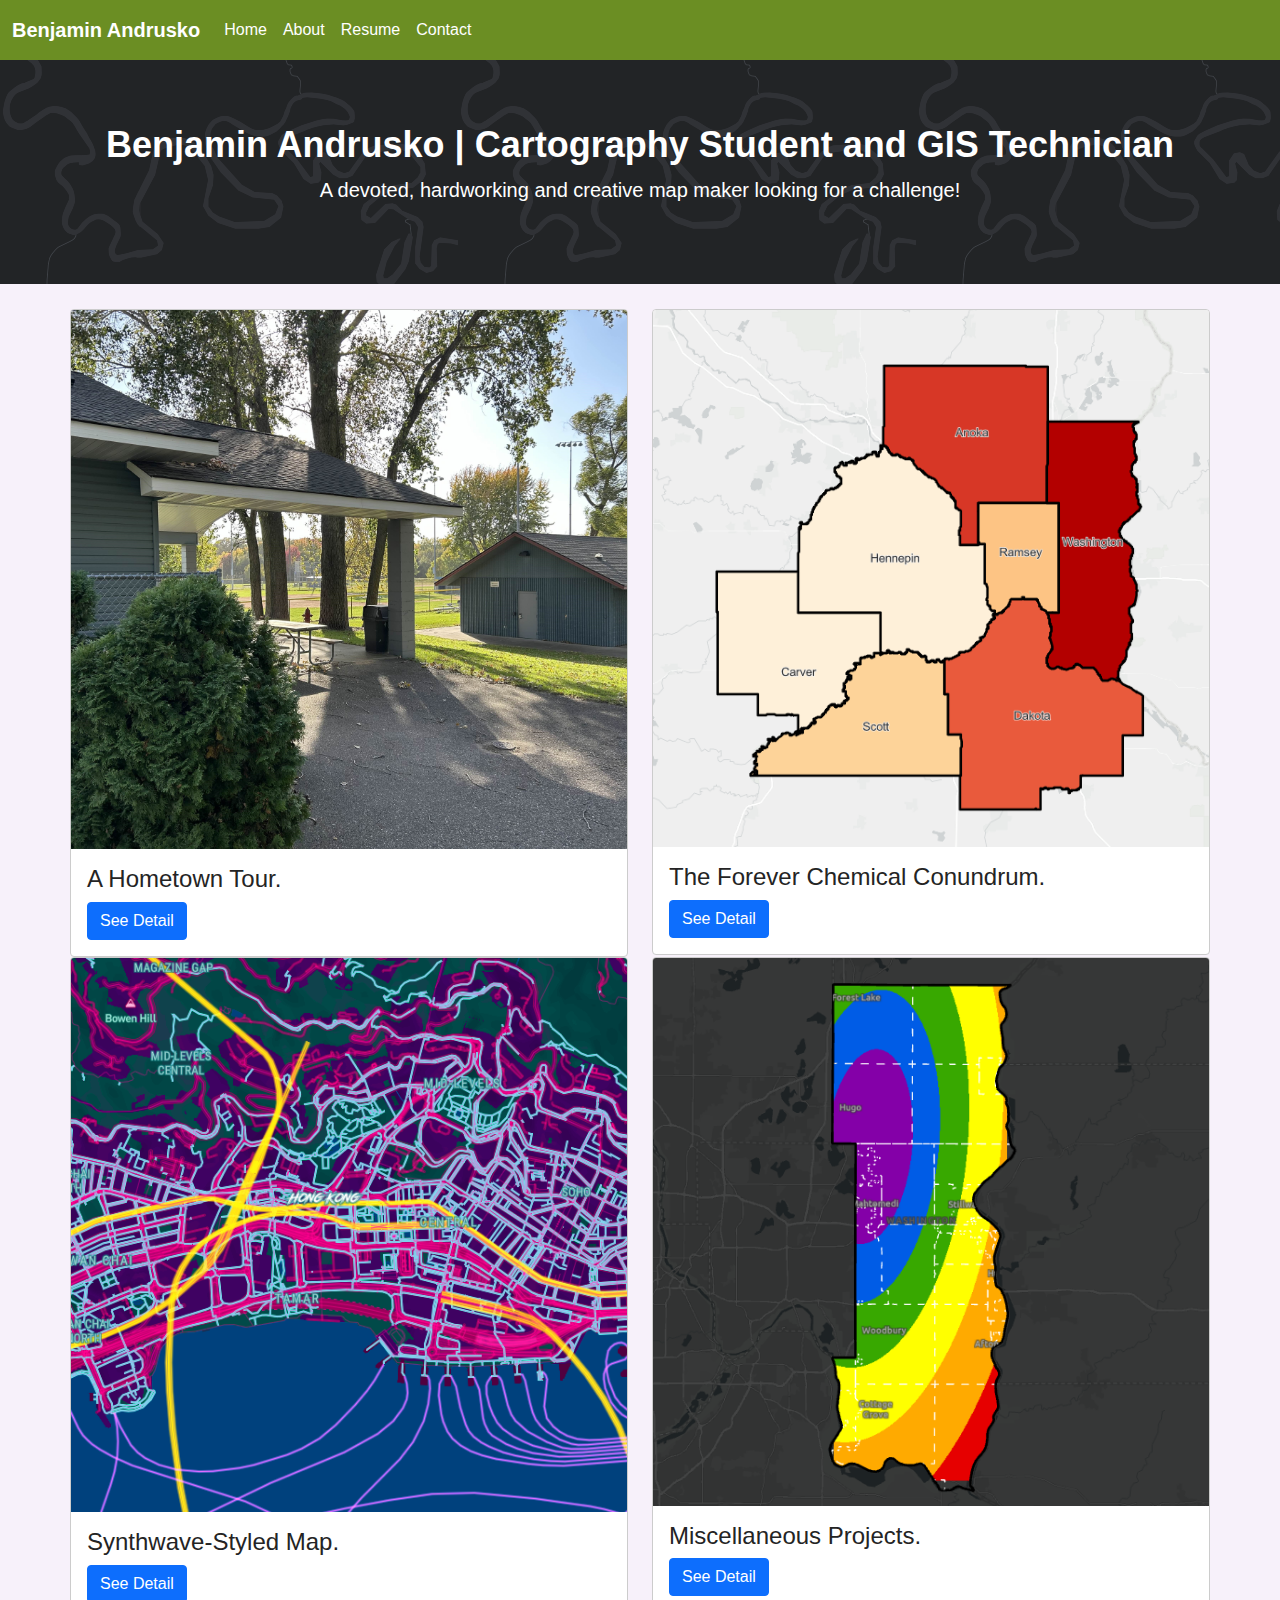
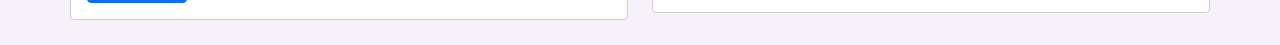
<file: index.html>
<!DOCTYPE html>
<html lang="en">

<head>
    <meta charset="utf-8">
    <meta name="viewport" content="width=device-width, initial-scale=1">
    <meta name="keywords" content="maps, cartography"/>
	<title>Benjamin Andrusko</title>

    <!--put your Bootstrap stylesheet links below this comment and above style.css-->
    <link rel="stylesheet" href="css/bootstrap.min.css">
    <link rel="stylesheet" href="css/style.css">
</head>

<body>
    <!-- Create the navbar -->
    <nav class="navbar navbar-expand-lg navbar-default">
        <!-- Container inside the navbar header to span the page -->
        <div class="container-fluid">
            <!-- Creates the navbar header -->
            <a class="navbar-brand" href="index.html">Benjamin Andrusko</a>
            <!-- This complex script is just for a hamburger button, which will appear on smaller screens -->
            <button class="navbar-toggler" type="button" data-bs-toggle="collapse" data-bs-target="#navbarNav" aria-controls="navbarNav" aria-expanded="false" aria-label="Toggle navigation">
                <svg width="1em" height="1em" viewBox="0 0 16 16" class="bi bi-list" xmlns="http://www.w3.org/2000/svg">
                    <path fill-rule="evenodd" d="M2.5 11.5A.5.5 0 0 1 3 11h10a.5.5 0 0 1 0 1H3a.5.5 0 0 1-.5-.5zm0-4A.5.5 0 0 1 3 7h10a.5.5 0 0 1 0 1H3a.5.5 0 0 1-.5-.5zm0-4A.5.5 0 0 1 3 3h10a.5.5 0 0 1 0 1H3a.5.5 0 0 1-.5-.5z" /></svg>
                <span class="menu"> Menu</span>
            </button>
            <!-- Links to include in navbar -->
            <div class="collapse navbar-collapse" id="navbarNav">
                <!-- Unordered list for links on navbar -->
                <ul class="navbar-nav">
                    <li class="nav-item">
                        <a class="nav-link active" aria-current="page" href="index.html">Home</a>
                    </li>
                    <li class="nav-item">
                        <a class="nav-link" href="about.html">About</a>
                    </li>
                    <li class="nav-item">
                        <a class="nav-link" href="resume.html">Resume</a>
                    </li>
                    <li class="nav-item">
                        <a class="nav-link" href="contact.html">Contact</a>
                    </li>
                </ul>
            </div> <!-- end .navbar-collapse -->
        </div> <!-- end .container-fluid -->
    </nav> <!-- end navigation bar -->  
	
	<div class="jumbotron">
		<div class="container">
            <h2>Benjamin Andrusko | Cartography Student and GIS Technician</h2>
            <p>A devoted, hardworking and creative map maker looking for a challenge!</p>
        </div>
    </div>
	
    <div class="container">
        <div class="row">
            <div class="col-md-6">
                <div class="card">
                    <a href="colombia.html">
                        <img class="card-img-top" src="assets/bbctrim.jpg" alt="colombia terrain map">
					</a>
                    <div class="card-body">
                        <h4 class="card-title">A Hometown Tour.</h4>
                        <a href="colombia.html" class="btn btn-primary">See Detail</a>
                    </div>
                </div>
            </div>
            <div class="col-md-6">
                <div class="card">
                    <a href="childcare.html">
                        <img class="card-img-top" src="assets/FCC.PNG" alt="cost of childcare in the united states infographic"></a>
                    <div class="card-body">
                        <h4 class="card-title">The Forever Chemical Conundrum.</h4>
                        <a href="childcare.html" class="btn btn-primary">See Detail</a>
                    </div>
                </div>
            </div>
            <div class="col-md-6">
                <div class="card">
                    <a href="india.html">
                        <img class="card-img-top" src="assets/ColorsEx1Trim.PNG" alt="India nighttime lights"></a>
                    <div class="card-body">
                        <h4 class="card-title">Synthwave-Styled Map.</h4>
                        <a href="india.html" class="btn btn-primary">See Detail</a>
                    </div>
                </div>
            </div>
            <div class="col-md-6">
                <div class="card">
                    <a href="india.html">
                        <img class="card-img-top" src="assets/gaymap.PNG" alt="India nighttime lights"></a>
                    <div class="card-body">
                        <h4 class="card-title">Miscellaneous Projects.</h4>
                        <a href="misc.html" class="btn btn-primary">See Detail</a>
                    </div>
                </div>
            </div>
        </div>
    </div>

    <!--put your external script links here-->
    <script type="text/javascript" src="lib/jquery-3.5.1.min.js"></script>
    <script type="text/javascript" src="lib/bootstrap.min.js"></script>
</body>

</html>
</file>
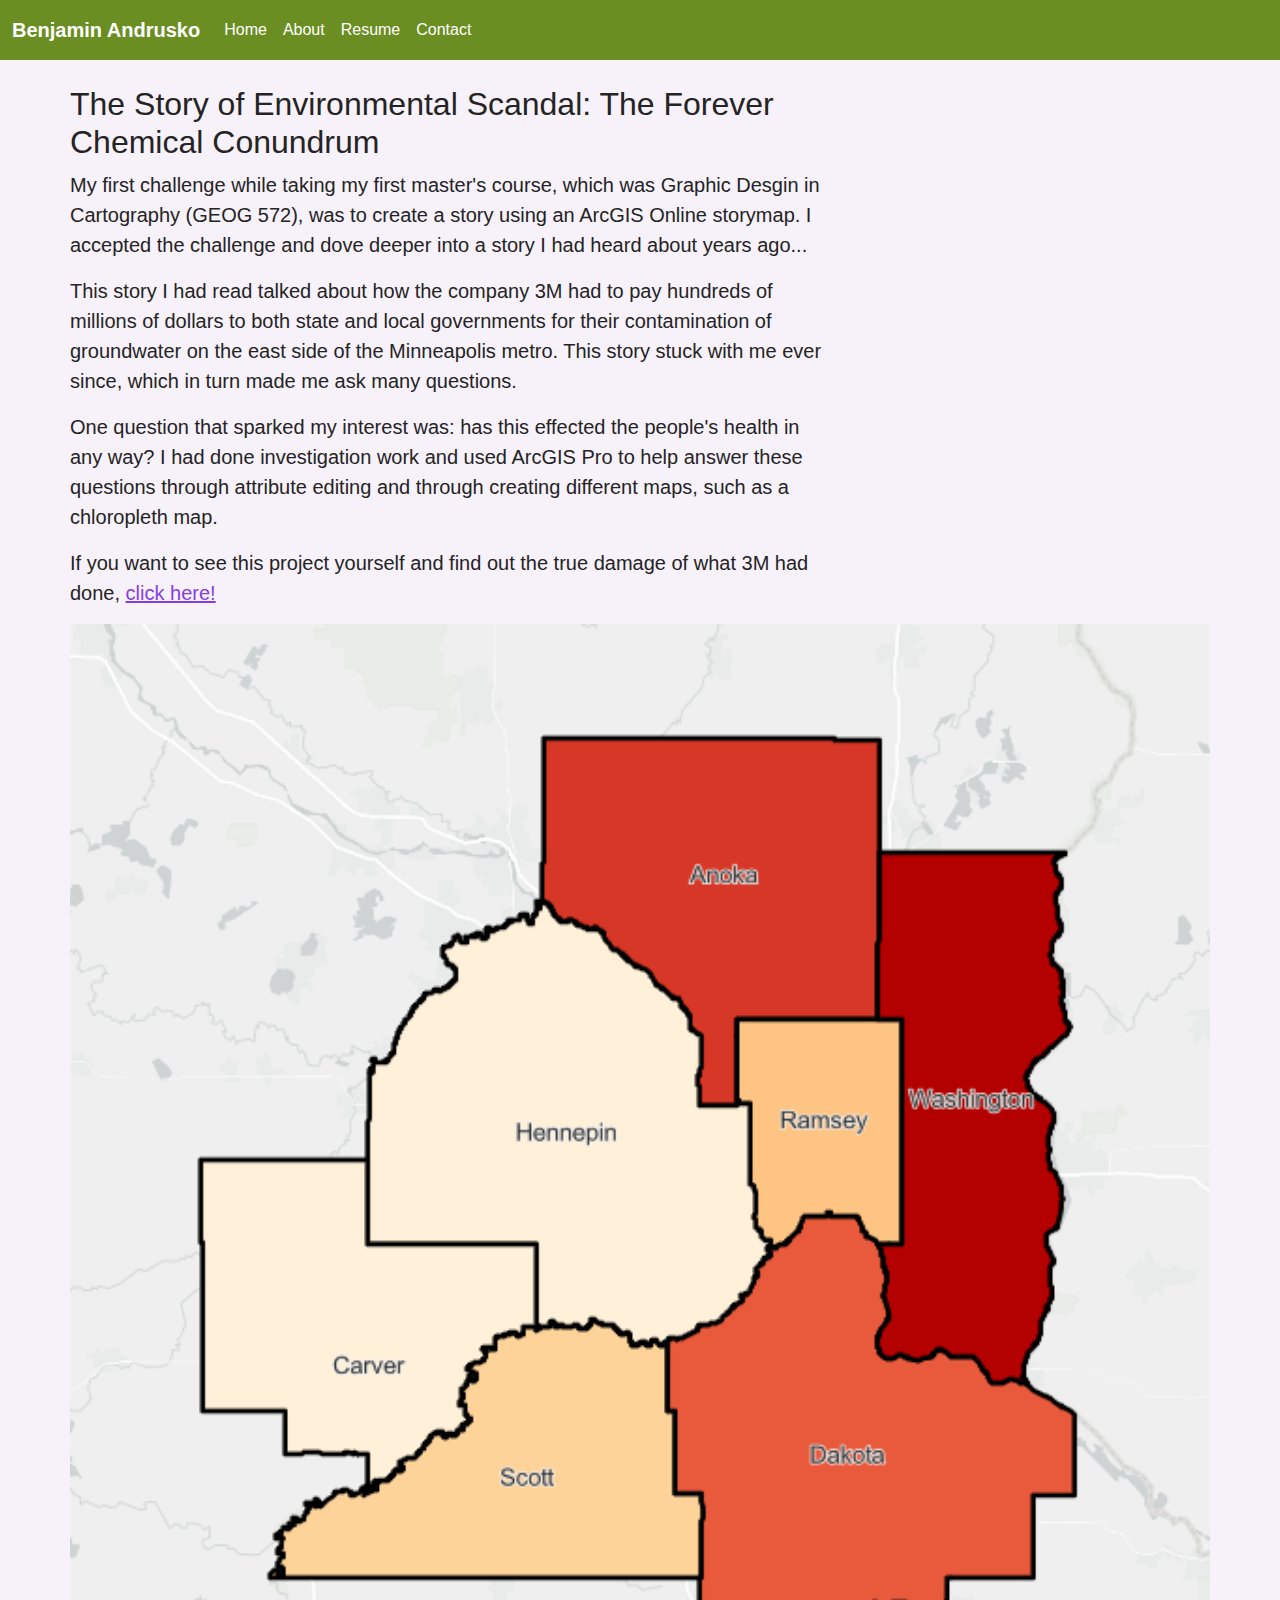
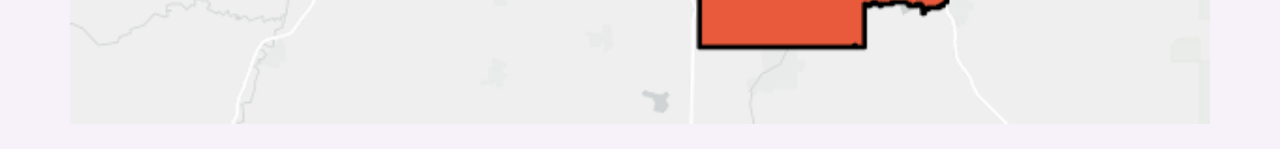
<file: childcare.html>
<!DOCTYPE html>
<html lang="en">
    
<head>
    <meta charset="utf-8">
    <meta name="viewport" content="width=device-width, initial-scale=1">
    <title>Benjamin Andrusko</title>
    <!-- <link href='https://fonts.googleapis.com/css?family=Montserrat:400,700' rel='stylesheet' type='text/css'> -->

    <!--put your Bootstrap stylesheet links below this comment and above style.css-->
    <link rel="stylesheet" href="css/bootstrap.min.css">
    <link rel="stylesheet" href="css/style.css">
</head>

<body class="background3">
    <!-- Create the navbar -->
    <nav class="navbar navbar-expand-lg navbar-default">
        <!-- Container inside the navbar header to span the page -->
        <div class="container-fluid">
            <!-- Creates the navbar header -->
            <a class="navbar-brand" href="index.html">Benjamin Andrusko</a>
            <!-- This complex script is just for a hamburger button, which will appear on smaller screens -->
            <button class="navbar-toggler" type="button" data-bs-toggle="collapse" data-bs-target="#navbarNav" aria-controls="navbarNav" aria-expanded="false" aria-label="Toggle navigation">
                <svg width="1em" height="1em" viewBox="0 0 16 16" class="bi bi-list" xmlns="http://www.w3.org/2000/svg">
                    <path fill-rule="evenodd" d="M2.5 11.5A.5.5 0 0 1 3 11h10a.5.5 0 0 1 0 1H3a.5.5 0 0 1-.5-.5zm0-4A.5.5 0 0 1 3 7h10a.5.5 0 0 1 0 1H3a.5.5 0 0 1-.5-.5zm0-4A.5.5 0 0 1 3 3h10a.5.5 0 0 1 0 1H3a.5.5 0 0 1-.5-.5z" /></svg>
                <span class="menu"> Menu</span>
            </button>
            <!-- Links to include in navbar -->
            <div class="collapse navbar-collapse" id="navbarNav">
                <!-- Unordered list for links on navbar -->
                <ul class="navbar-nav">
                    <li class="nav-item">
                        <a class="nav-link active" aria-current="page" href="index.html">Home</a>
                    </li>
                    <li class="nav-item">
                        <a class="nav-link" href="about.html">About</a>
                    </li>
                    <li class="nav-item">
                        <a class="nav-link" href="resume.html">Resume</a>
                    </li>
                    <li class="nav-item">
                        <a class="nav-link" href="contact.html">Contact</a>
                    </li>
                </ul>
            </div> <!-- end .navbar-collapse -->
        </div> <!-- end .container-fluid -->
    </nav> <!-- end navigation bar -->  

    <div class="container">
        <div class="row">
            <div class="col-md-8">
                <h2 class="portfolio-title">The Story of Environmental Scandal: The Forever Chemical Conundrum</h2>
                <p class="portfolio-description">
                    My first challenge while taking my first master's course, which was Graphic Desgin in Cartography (GEOG 572), was to create a story using an ArcGIS Online storymap. I accepted the challenge and dove deeper into a story I had heard about years ago...
                </p>
                <p class="portfolio-description">
                    This story I had read talked about how the company 3M had to pay hundreds of millions of dollars to both state and local governments for their contamination of groundwater on the east side of the Minneapolis metro. This story stuck with me ever since, which in turn made me ask many questions.
                </p>
                <p class="portfolio-description">
                    One question that sparked my interest was: has this effected the people's health in any way? I had done investigation work and used ArcGIS Pro to help answer these questions through attribute editing and through creating different maps, such as a chloropleth map.
                </p>
                <p class="portfolio-description">
                    If you want to see this project yourself and find out the true damage of what 3M had done, <a href="https://storymaps.arcgis.com/stories/7e2e8226b0db4e2ebc63c0391d6e7910">click here!</a>
                </p>
            </div>
        </div>
        <div class="row">
            <div class="col-md-12 portfolio-image">
                <a href="assets/FCC.PNG"><img src="assets/FCC.PNG" alt="Colombia Terrain Map" class="center-block img-responsive" width="50%" /></a>
            </div>
        </div>
    </div>
    

    <!--put your external script links here-->
    <script type="text/javascript" src="../lib/jquery-3.5.1.min.js"></script>
    <script type="text/javascript" src="../lib/bootstrap.min.js"></script>
</body></html>
</file>
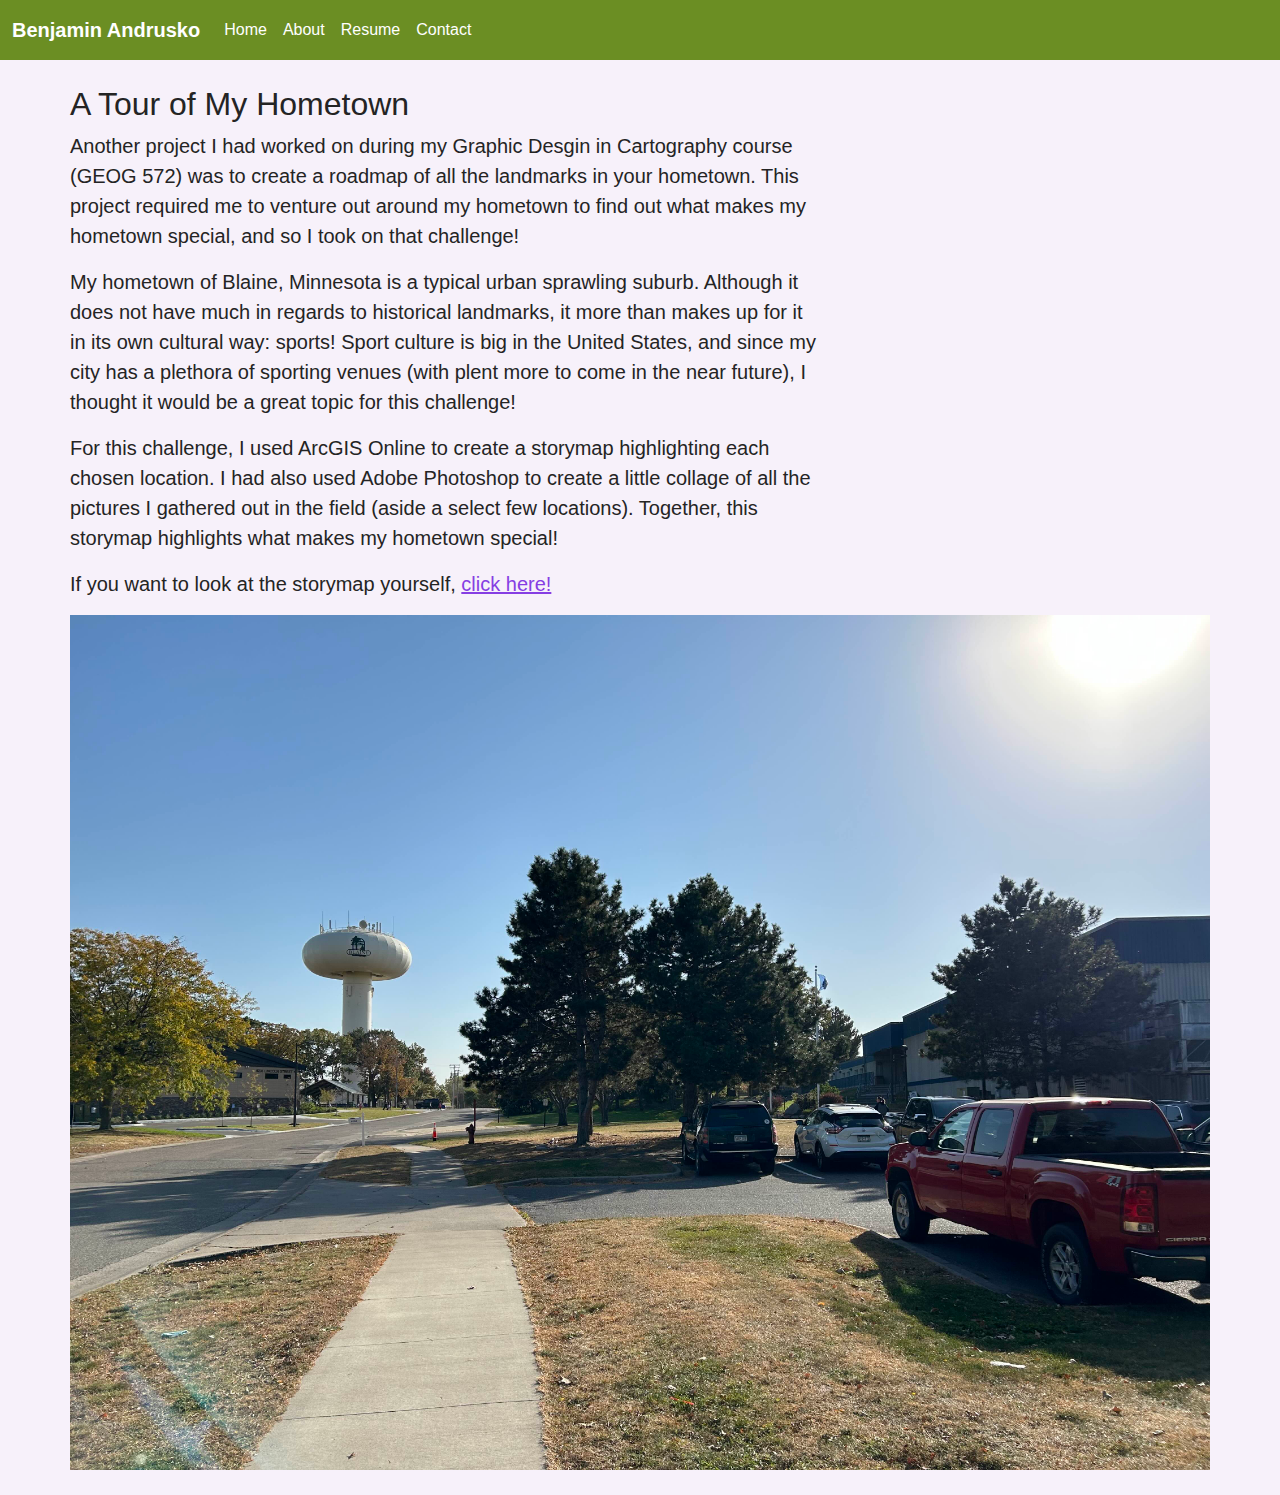
<file: colombia.html>
<!DOCTYPE html>
<html lang="en">
    
<head>
    <meta charset="utf-8">
    <meta name="viewport" content="width=device-width, initial-scale=1">
    <title>Benjamin Andrusko</title>
    <!-- <link href='https://fonts.googleapis.com/css?family=Montserrat:400,700' rel='stylesheet' type='text/css'> -->

    <!--put your Bootstrap stylesheet links below this comment and above style.css-->
    <link rel="stylesheet" href="css/bootstrap.min.css">
    <link rel="stylesheet" href="css/style.css">
</head>

<body class="background1">
    <!-- Create the navbar -->
    <nav class="navbar navbar-expand-lg navbar-default">
        <!-- Container inside the navbar header to span the page -->
        <div class="container-fluid">
            <!-- Creates the navbar header -->
            <a class="navbar-brand" href="index.html">Benjamin Andrusko</a>
            <!-- This complex script is just for a hamburger button, which will appear on smaller screens -->
            <button class="navbar-toggler" type="button" data-bs-toggle="collapse" data-bs-target="#navbarNav" aria-controls="navbarNav" aria-expanded="false" aria-label="Toggle navigation">
                <svg width="1em" height="1em" viewBox="0 0 16 16" class="bi bi-list" xmlns="http://www.w3.org/2000/svg">
                    <path fill-rule="evenodd" d="M2.5 11.5A.5.5 0 0 1 3 11h10a.5.5 0 0 1 0 1H3a.5.5 0 0 1-.5-.5zm0-4A.5.5 0 0 1 3 7h10a.5.5 0 0 1 0 1H3a.5.5 0 0 1-.5-.5zm0-4A.5.5 0 0 1 3 3h10a.5.5 0 0 1 0 1H3a.5.5 0 0 1-.5-.5z" /></svg>
                <span class="menu"> Menu</span>
            </button>
            <!-- Links to include in navbar -->
            <div class="collapse navbar-collapse" id="navbarNav">
                <!-- Unordered list for links on navbar -->
                <ul class="navbar-nav">
                    <li class="nav-item">
                        <a class="nav-link active" aria-current="page" href="index.html">Home</a>
                    </li>
                    <li class="nav-item">
                        <a class="nav-link" href="about.html">About</a>
                    </li>
                    <li class="nav-item">
                        <a class="nav-link" href="resume.html">Resume</a>
                    </li>
                    <li class="nav-item">
                        <a class="nav-link" href="contact.html">Contact</a>
                    </li>
                </ul>
            </div> <!-- end .navbar-collapse -->
        </div> <!-- end .container-fluid -->
    </nav> <!-- end navigation bar -->  

    <div class="container">
        <div class="row">
            <div class="col-md-8">
                <div class="TextBack">
                    <h2 class="portfolio-title">A Tour of My Hometown</h2>
                    <p class="portfolio-description">
                        Another project I had worked on during my Graphic Desgin in Cartography course (GEOG 572) was to create a roadmap of all the landmarks in your hometown. This project required me to venture out around my hometown to find out what makes my hometown special, and so I took on that challenge!
                    </p>
                    <p class="portfolio-description">
                        My hometown of Blaine, Minnesota is a typical urban sprawling suburb. Although it does not have much in regards to historical landmarks, it more than makes up for it in its own cultural way: sports! Sport culture is big in the United States, and since my city has a plethora of sporting venues (with plent more to come in the near future), I thought it would be a great topic for this challenge!
                    </p>
                    <p class="portfolio-description">
                        For this challenge, I used ArcGIS Online to create a storymap highlighting each chosen location. I had also used Adobe Photoshop to create a little collage of all the pictures I gathered out in the field (aside a select few locations). Together, this storymap highlights what makes my hometown special!
                    </p>
                    <p class="portfolio-description">
                        If you want to look at the storymap yourself, <a href="https://storymaps.arcgis.com/stories/5c12fe0a118647ba9d57a26ba7e11e94">click here!</a>
                    </p>
                </div>
            </div>
        </div>
        <div class="row">
            <div class="col-md-12 portfolio-image">
                <a href="assets/aquatore"><img src="assets/aquatore.jpg" alt="Colombia Terrain Map" class="center-block img-responsive" width="100%" /></a>
            </div>
        </div>
    </div>
    

    <!--put your external script links here-->
    <script type="text/javascript" src="../lib/jquery-3.5.1.min.js"></script>
    <script type="text/javascript" src="../lib/bootstrap.min.js"></script>
</body></html>
</file>
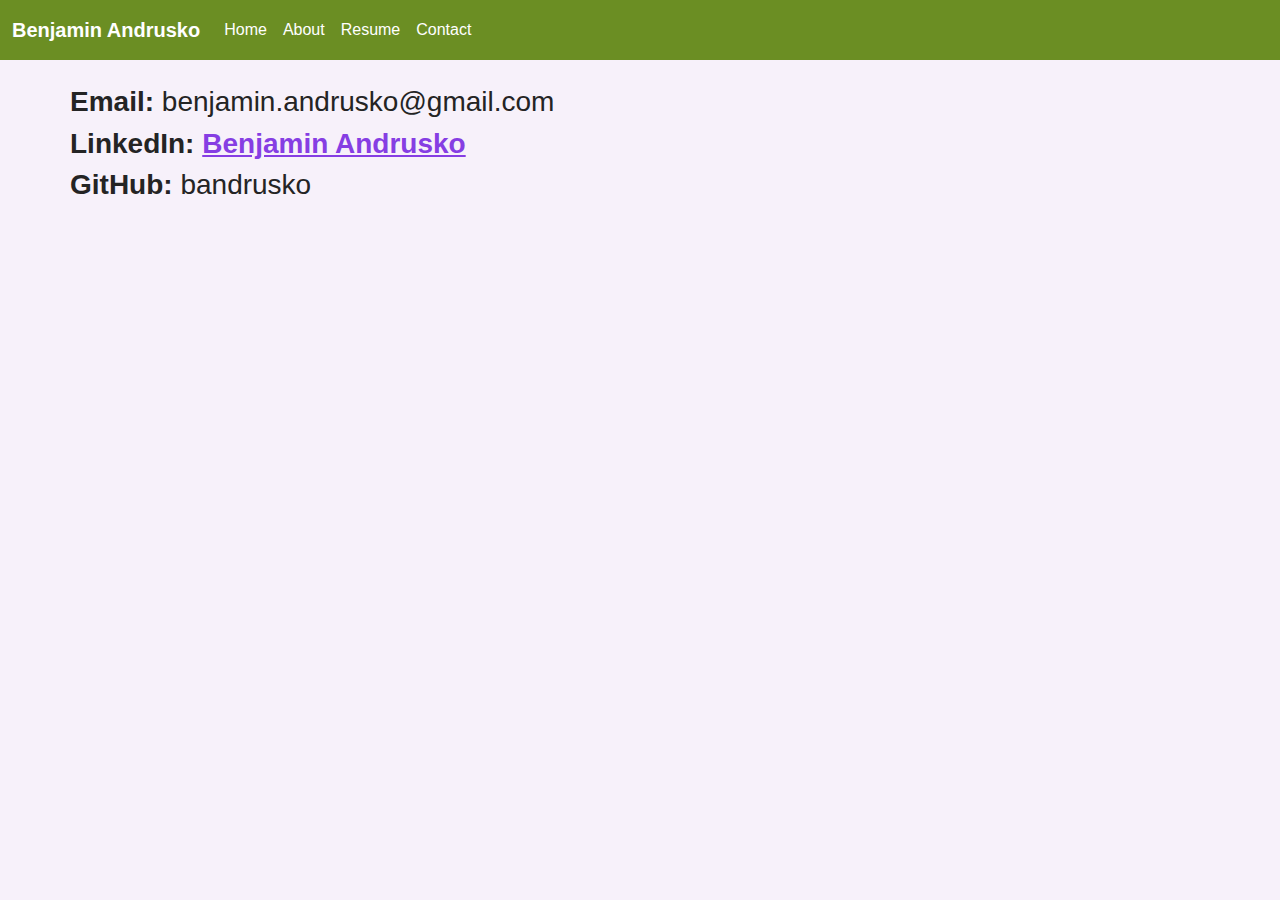
<file: contact.html>
<!DOCTYPE html>
<html lang="en">

<head>
    <meta charset="utf-8">
    <meta name="viewport" content="width=device-width, initial-scale=1">
    <title>Benjamin Andrusko</title>
    <!-- <link href='https://fonts.googleapis.com/css?family=Montserrat:400,700' rel='stylesheet' type='text/css'> -->

    <!--put your Bootstrap stylesheet links below this comment and above style.css-->
    <link rel="stylesheet" href="css/bootstrap.min.css">
    <link rel="stylesheet" href="css/style.css">
</head>

<body>
    <!-- Create the navbar -->
    <nav class="navbar navbar-expand-lg navbar-default">
        <!-- Container inside the navbar header to span the page -->
        <div class="container-fluid">
            <!-- Creates the navbar header -->
            <a class="navbar-brand" href="index.html">Benjamin Andrusko</a>
            <!-- This complex script is just for a hamburger button, which will appear on smaller screens -->
            <button class="navbar-toggler" type="button" data-bs-toggle="collapse" data-bs-target="#navbarNav" aria-controls="navbarNav" aria-expanded="false" aria-label="Toggle navigation">
                <svg width="1em" height="1em" viewBox="0 0 16 16" class="bi bi-list" xmlns="http://www.w3.org/2000/svg">
                    <path fill-rule="evenodd" d="M2.5 11.5A.5.5 0 0 1 3 11h10a.5.5 0 0 1 0 1H3a.5.5 0 0 1-.5-.5zm0-4A.5.5 0 0 1 3 7h10a.5.5 0 0 1 0 1H3a.5.5 0 0 1-.5-.5zm0-4A.5.5 0 0 1 3 3h10a.5.5 0 0 1 0 1H3a.5.5 0 0 1-.5-.5z" /></svg>
                <span class="menu"> Menu</span>
            </button>
            <!-- Links to include in navbar -->
            <div class="collapse navbar-collapse" id="navbarNav">
                <!-- Unordered list for links on navbar -->
                <ul class="navbar-nav">
                    <li class="nav-item">
                        <a class="nav-link active" aria-current="page" href="index.html">Home</a>
                    </li>
                    <li class="nav-item">
                        <a class="nav-link" href="about.html">About</a>
                    </li>
                    <li class="nav-item">
                        <a class="nav-link" href="resume.html">Resume</a>
                    </li>
                    <li class="nav-item">
                        <a class="nav-link" href="contact.html">Contact</a>
                    </li>
                </ul>
            </div> <!-- end .navbar-collapse -->
        </div> <!-- end .container-fluid -->
    </nav> <!-- end navigation bar -->  

    <div class="container">
        <div class="row">
            <div class="col-md-8 col-md-offset-2 col-xs-10 col-xs-offset-1">
                <h3><strong>Email:</strong> benjamin.andrusko@gmail.com</h3>
                <h3><strong>LinkedIn: <a href="https://www.linkedin.com/in/benjamin-andrusko-a96488247/">Benjamin Andrusko</a></strong></h3>
                <h3><strong>GitHub:</strong> bandrusko</h3>
            </div>
        </div>
    </div>


    <!--put your external script links here-->
    <script type="text/javascript" src="lib/jquery-3.5.1.min.js"></script>
    <script type="text/javascript" src="lib/bootstrap.min.js"></script>
</body>

</html>
</file>
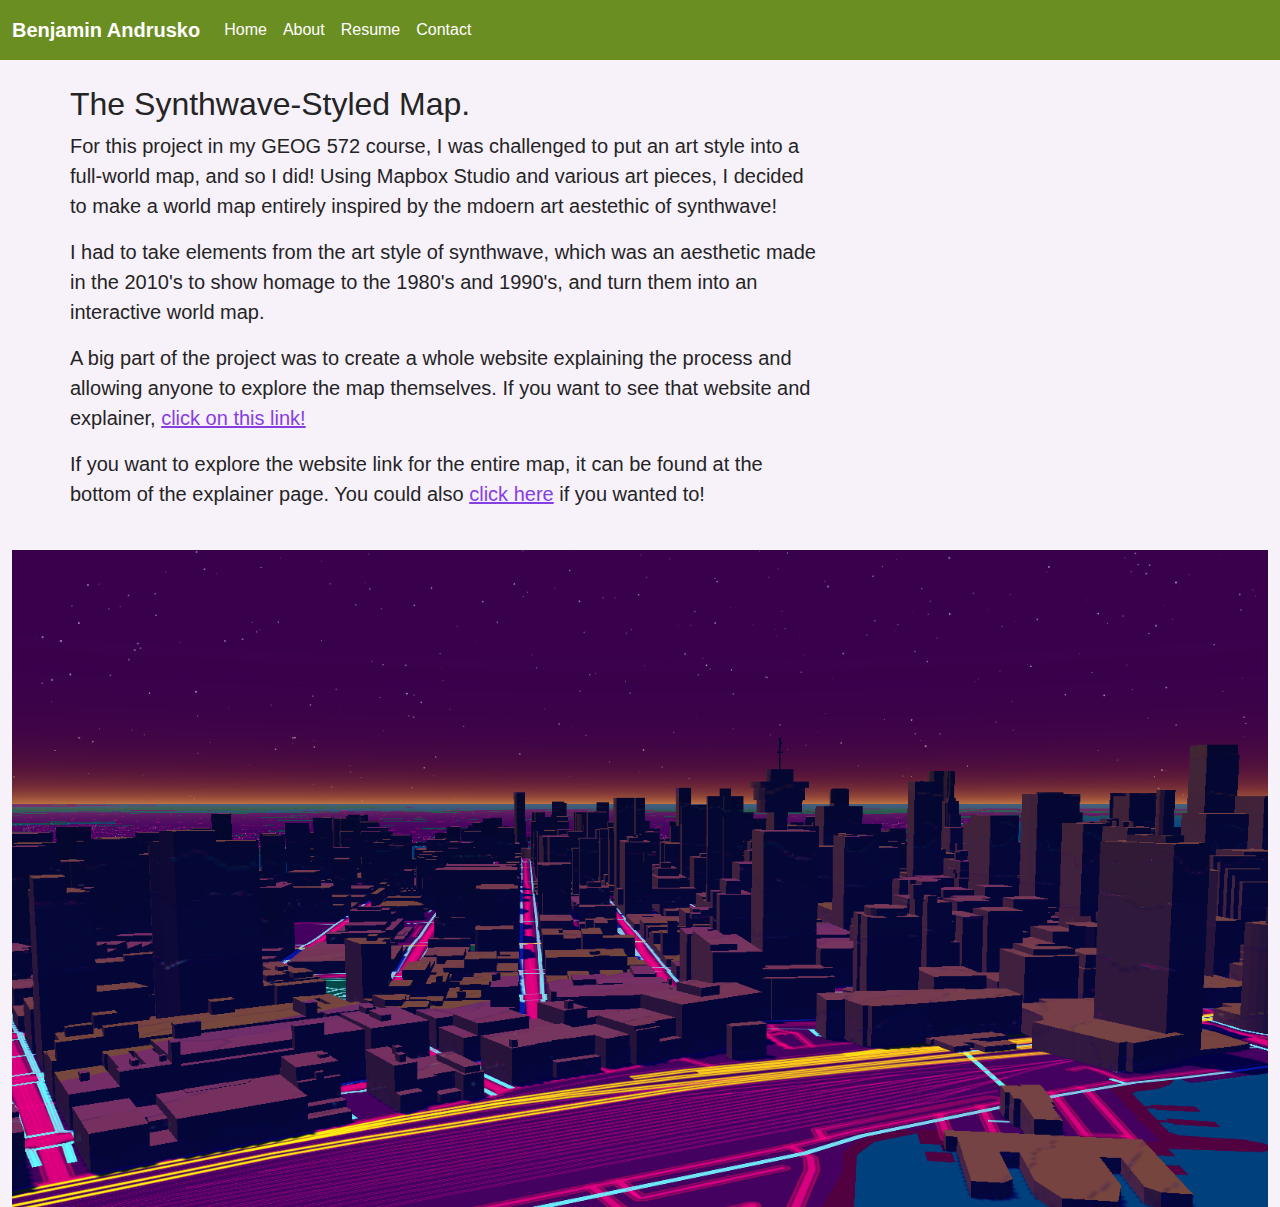
<file: india.html>
<!DOCTYPE html>
<html lang="en">
    
<head>
    <meta charset="utf-8">
    <meta name="viewport" content="width=device-width, initial-scale=1">
    <title>Benjamin Andrusko</title>
    <!-- <link href='https://fonts.googleapis.com/css?family=Montserrat:400,700' rel='stylesheet' type='text/css'> -->

    <!--put your Bootstrap stylesheet links below this comment and above style.css-->
    <link rel="stylesheet" href="css/bootstrap.min.css">
    <link rel="stylesheet" href="css/style.css">
</head>

<body class="background2">
    <!-- Create the navbar -->
    <nav class="navbar navbar-expand-lg navbar-default">
        <!-- Container inside the navbar header to span the page -->
        <div class="container-fluid">
            <!-- Creates the navbar header -->
            <a class="navbar-brand" href="index.html">Benjamin Andrusko</a>
            <!-- This complex script is just for a hamburger button, which will appear on smaller screens -->
            <button class="navbar-toggler" type="button" data-bs-toggle="collapse" data-bs-target="#navbarNav" aria-controls="navbarNav" aria-expanded="false" aria-label="Toggle navigation">
                <svg width="1em" height="1em" viewBox="0 0 16 16" class="bi bi-list" xmlns="http://www.w3.org/2000/svg">
                    <path fill-rule="evenodd" d="M2.5 11.5A.5.5 0 0 1 3 11h10a.5.5 0 0 1 0 1H3a.5.5 0 0 1-.5-.5zm0-4A.5.5 0 0 1 3 7h10a.5.5 0 0 1 0 1H3a.5.5 0 0 1-.5-.5zm0-4A.5.5 0 0 1 3 3h10a.5.5 0 0 1 0 1H3a.5.5 0 0 1-.5-.5z" /></svg>
                <span class="menu"> Menu</span>
            </button>
            <!-- Links to include in navbar -->
            <div class="collapse navbar-collapse" id="navbarNav">
                <!-- Unordered list for links on navbar -->
                <ul class="navbar-nav">
                    <li class="nav-item">
                        <a class="nav-link active" aria-current="page" href="index.html">Home</a>
                    </li>
                    <li class="nav-item">
                        <a class="nav-link" href="about.html">About</a>
                    </li>
                    <li class="nav-item">
                        <a class="nav-link" href="resume.html">Resume</a>
                    </li>
                    <li class="nav-item">
                        <a class="nav-link" href="contact.html">Contact</a>
                    </li>
                </ul>
            </div> <!-- end .navbar-collapse -->
        </div> <!-- end .container-fluid -->
    </nav> <!-- end navigation bar -->  

    <div class="container">
        <div class="row">
            <div class="col-md-8">
                <h2 class="portfolio-title">The Synthwave-Styled Map.</h2>
                <p class="portfolio-description">
                    For this project in my GEOG 572 course, I was challenged to put an art style into a full-world map, and so I did! Using Mapbox Studio and various art pieces, I decided to make a world map entirely inspired by the mdoern art aestethic of synthwave!
                </p>
                <p class="portfolio-description">
                    I had to take elements from the art style of synthwave, which was an aesthetic made in the 2010's to show homage to the 1980's and 1990's, and turn them into an interactive world map.
                </p>
                <p class="portfolio-description">
                    A big part of the project was to create a whole website explaining the process and allowing anyone to explore the map themselves. If you want to see that website and explainer, <a href="https://bandrusko.github.io/BenAndruskoSynth/">click on this link!</a>
                </p>
                <p class="portfolio-description">
                    If you want to explore the website link for the entire map, it can be found at the bottom of the explainer page. You could also <a href="https://api.mapbox.com/styles/v1/bandrusko/cm2sgouyx00h801qi7ov4c4go.html?title=false&access_token=pk.eyJ1IjoiYmFuZHJ1c2tvIiwiYSI6ImNtMm12dXBycDBtdXQya3FjMnh6bnFvajAifQ.jHouTvA49biJGpvdCJCksw&zoomwheel=false#15.05/49.28608/-123.11393/-135.2/65">click here</a> if you wanted to!
                </p>
            </div>
        </div>
    </div>
    <div class="container-fluid">
        <div class="row">
            <div class="col-md-12 portfolio-image">
                <a href="assets/DowntownVan3D"><img src="assets/DowntownVan3D.PNG" alt="Nighttime Lights in India" class="center-block img-responsive" width="100%" /></a>
            </div>
        </div>
    </div>

    <!--put your external script links here-->
    <script type="text/javascript" src="../lib/jquery-3.5.1.min.js"></script>
    <script type="text/javascript" src="../lib/bootstrap.min.js"></script>
</body></html>
</file>
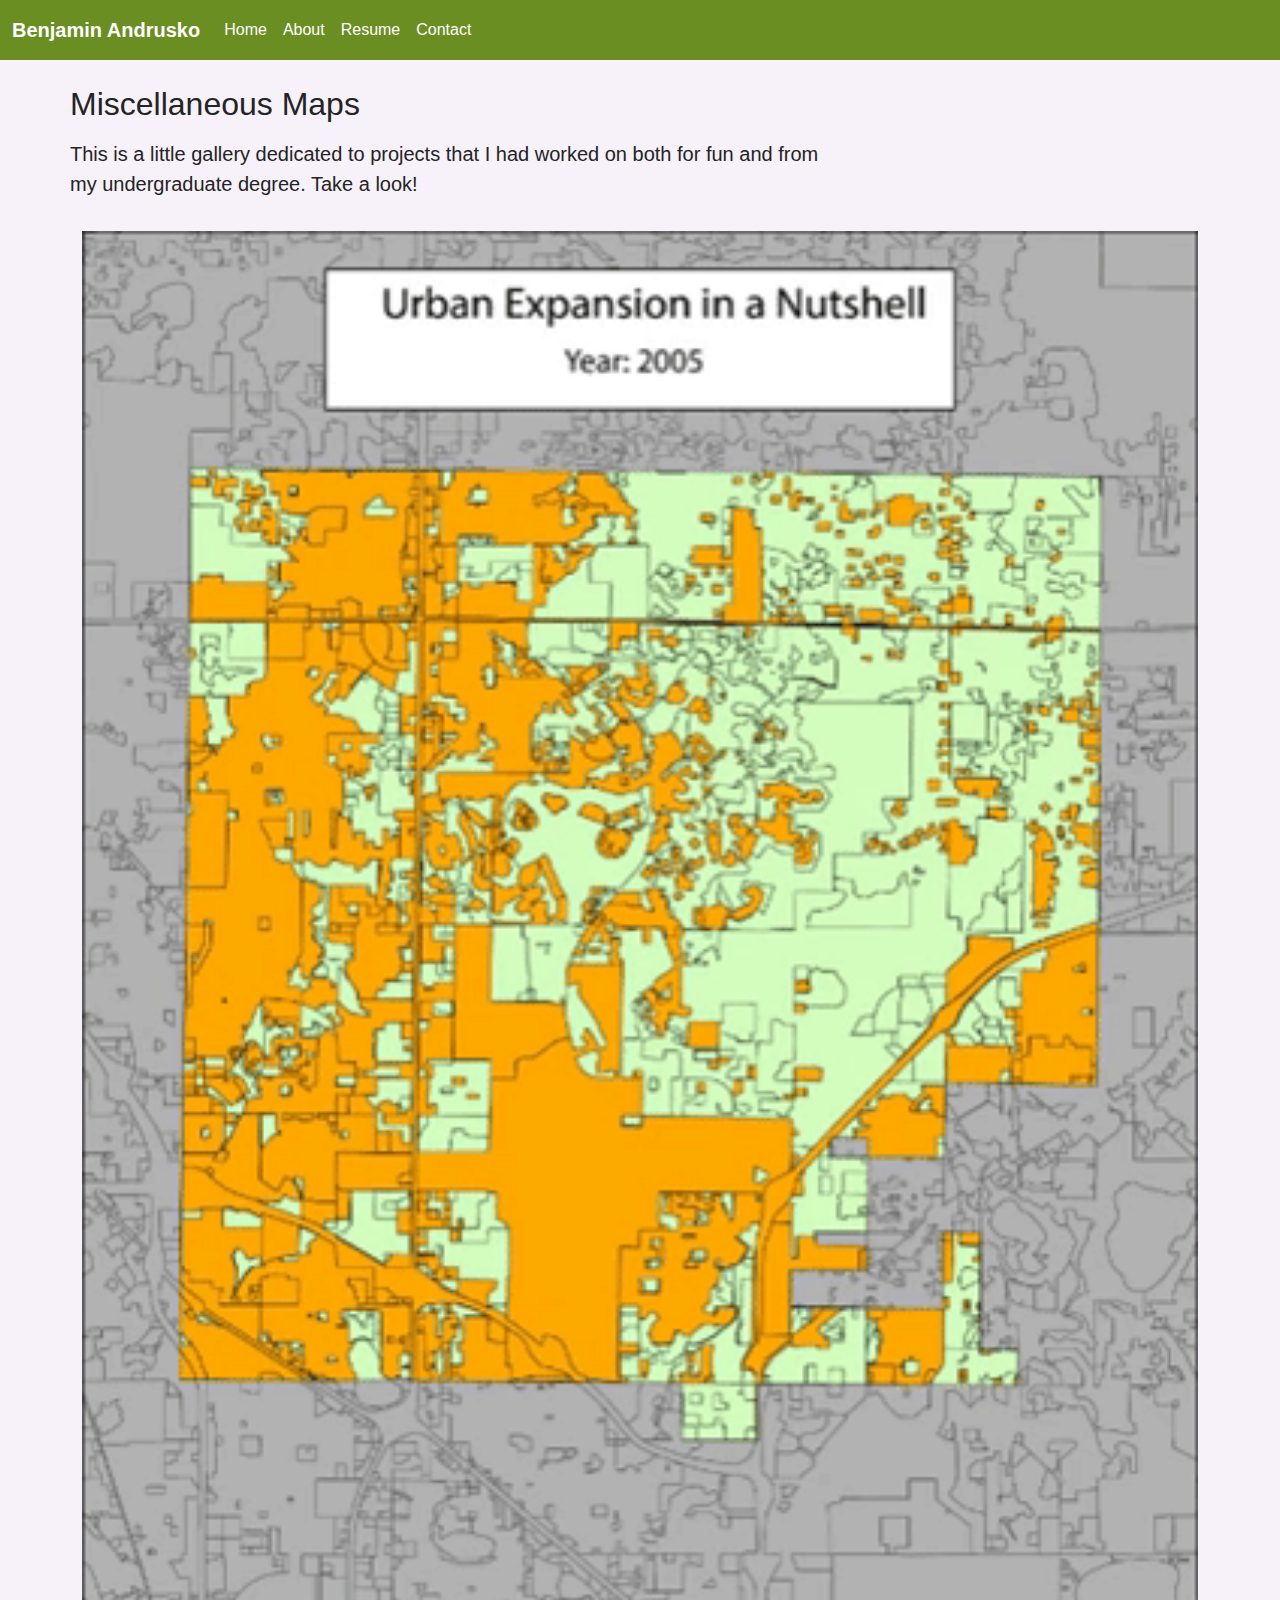
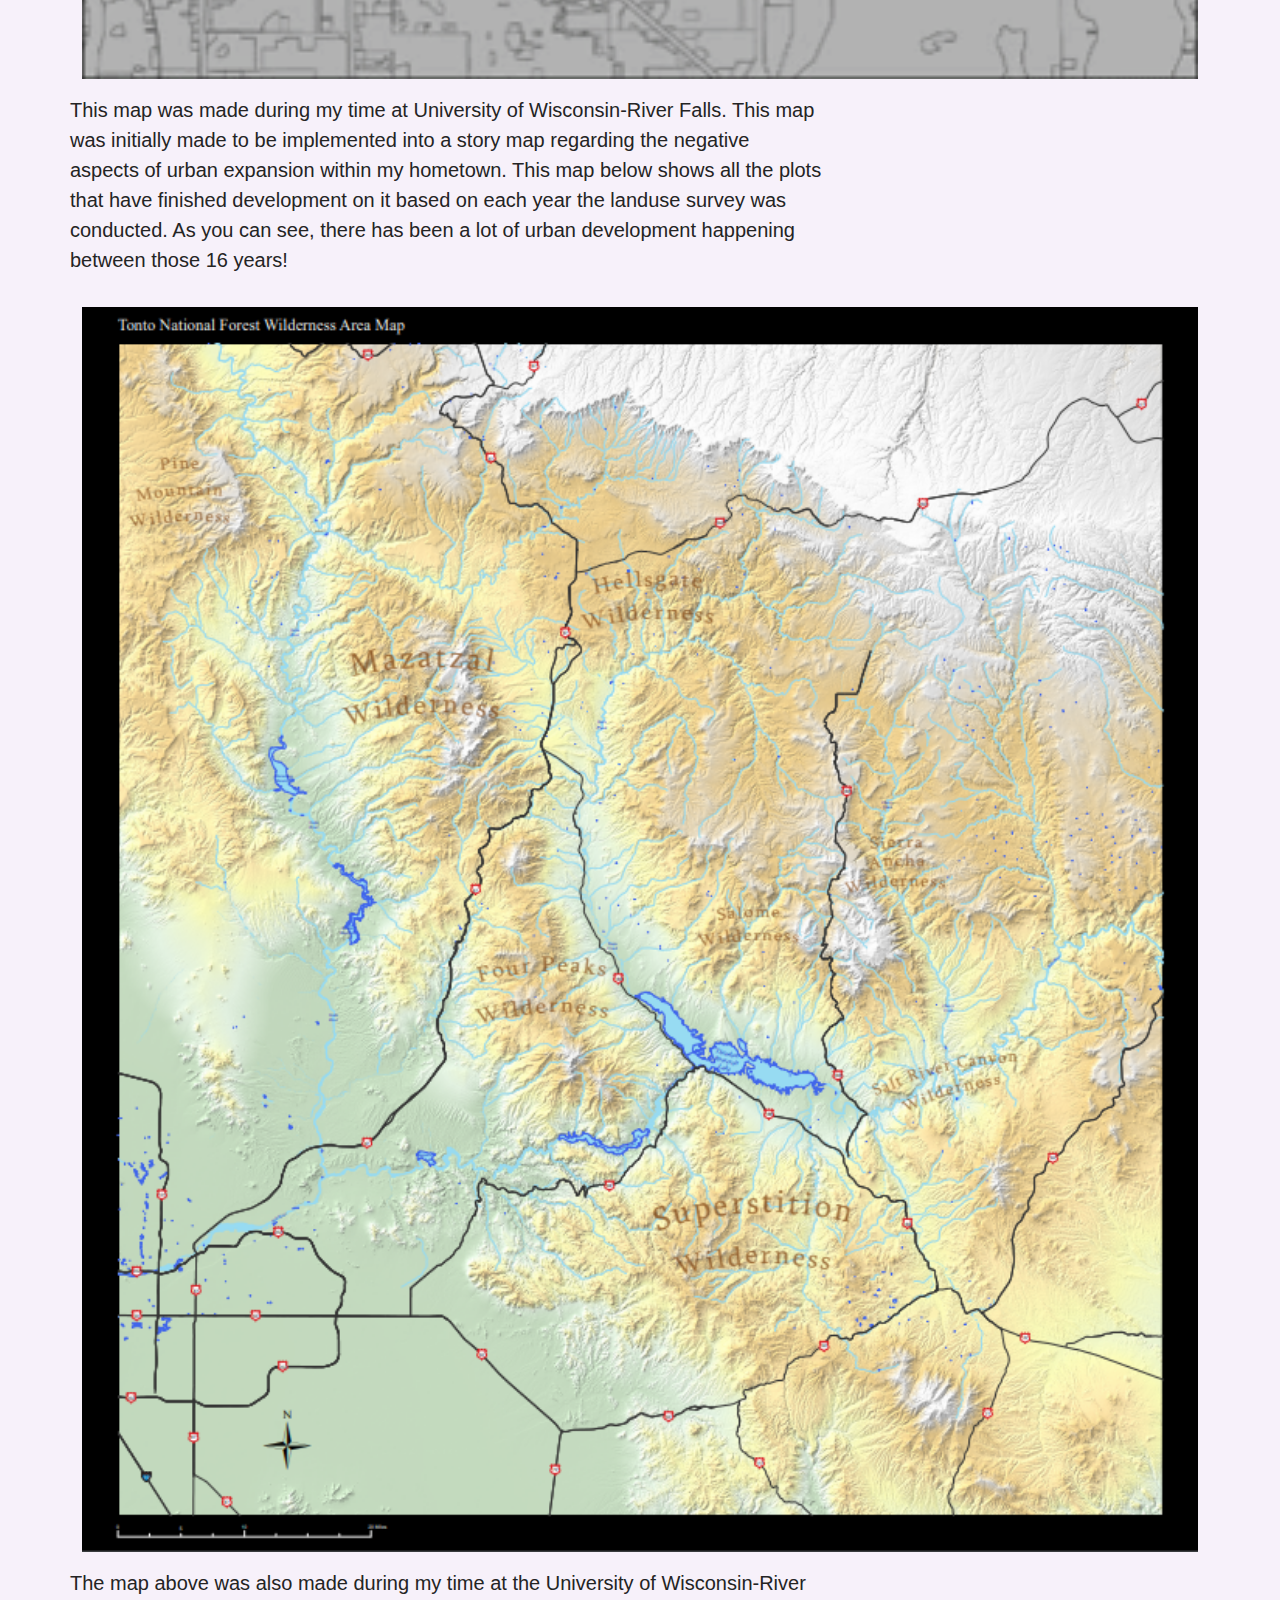
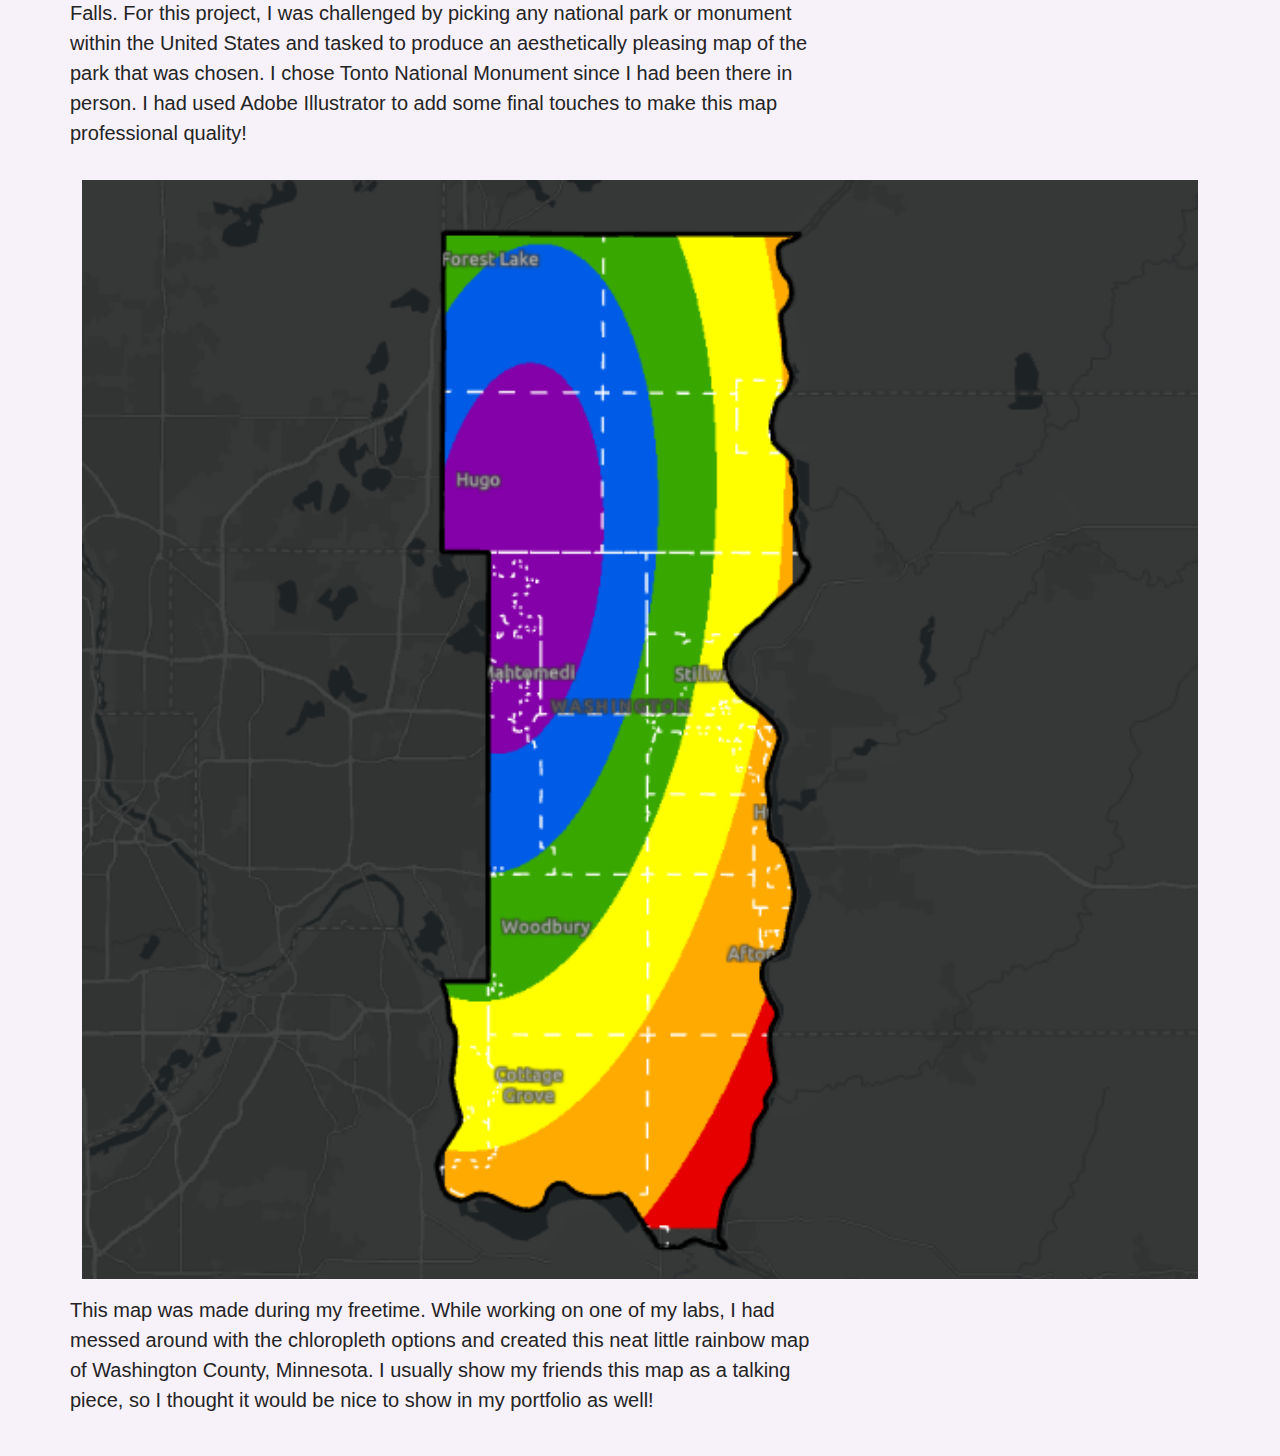
<file: misc.html>
<!DOCTYPE html>
<html lang="en">
    
<head>
    <meta charset="utf-8">
    <meta name="viewport" content="width=device-width, initial-scale=1">
    <title>Benjamin Andrusko</title>
    <!-- <link href='https://fonts.googleapis.com/css?family=Montserrat:400,700' rel='stylesheet' type='text/css'> -->

    <!--put your Bootstrap stylesheet links below this comment and above style.css-->
    <link rel="stylesheet" href="css/bootstrap.min.css">
    <link rel="stylesheet" href="css/style.css">
</head>

<body>
    <!-- Create the navbar -->
    <nav class="navbar navbar-expand-lg navbar-default">
        <!-- Container inside the navbar header to span the page -->
        <div class="container-fluid">
            <!-- Creates the navbar header -->
            <a class="navbar-brand" href="index.html">Benjamin Andrusko</a>
            <!-- This complex script is just for a hamburger button, which will appear on smaller screens -->
            <button class="navbar-toggler" type="button" data-bs-toggle="collapse" data-bs-target="#navbarNav" aria-controls="navbarNav" aria-expanded="false" aria-label="Toggle navigation">
                <svg width="1em" height="1em" viewBox="0 0 16 16" class="bi bi-list" xmlns="http://www.w3.org/2000/svg">
                    <path fill-rule="evenodd" d="M2.5 11.5A.5.5 0 0 1 3 11h10a.5.5 0 0 1 0 1H3a.5.5 0 0 1-.5-.5zm0-4A.5.5 0 0 1 3 7h10a.5.5 0 0 1 0 1H3a.5.5 0 0 1-.5-.5zm0-4A.5.5 0 0 1 3 3h10a.5.5 0 0 1 0 1H3a.5.5 0 0 1-.5-.5z" /></svg>
                <span class="menu"> Menu</span>
            </button>
            <!-- Links to include in navbar -->
            <div class="collapse navbar-collapse" id="navbarNav">
                <!-- Unordered list for links on navbar -->
                <ul class="navbar-nav">
                    <li class="nav-item">
                        <a class="nav-link active" aria-current="page" href="index.html">Home</a>
                    </li>
                    <li class="nav-item">
                        <a class="nav-link" href="about.html">About</a>
                    </li>
                    <li class="nav-item">
                        <a class="nav-link" href="resume.html">Resume</a>
                    </li>
                    <li class="nav-item">
                        <a class="nav-link" href="contact.html">Contact</a>
                    </li>
                </ul>
            </div> <!-- end .navbar-collapse -->
        </div> <!-- end .container-fluid -->
    </nav> <!-- end navigation bar -->  

    <div class="container">
        <div class="row">
            <div class="col-md-8">
                <h2 class="portfolio-title">Miscellaneous Maps</h2>
                <div>
                    <p>
                        
                    </p>
                </div>
                <p class="portfolio-description">
                    This is a little gallery dedicated to projects that I had worked on both for fun and from my undergraduate degree. Take a look!
                </p>
            </div>
        </div>
        <div>
            <p>

            </p>
        </div>
        <div class="container-fluid">
            <div class="row">
                <div class="col-md-12 portfolio-image">
                    <a href="assets/giphy.gif"><img src="assets/giphy.gif" alt="Nighttime Lights in India" class="center-block img-responsive" width="100%" /></a>
                </div>
            </div>
        </div>
        <div>
            <p>
                
            </p>
        </div>
        <div class="row">
            <div class="col-md-8">
                <p class="portfolio-description">
                    This map was made during my time at University of Wisconsin-River Falls. This map was initially made to be implemented into a story map regarding the negative aspects of urban expansion within my hometown. This map below shows all the plots that have finished development on it based on each year the landuse survey was conducted. As you can see, there has been a lot of urban development happening between those 16 years!
                </p>
            </div>
        </div>
        <div>
            <p>
                
            </p>
        </div>
        <div class="container-fluid">
            <div class="row">
                <div class="col-md-12 portfolio-image">
                    <a href="assets/Tonto.PNG"><img src="assets/Tonto.PNG" alt="Nighttime Lights in India" class="center-block img-responsive" width="100%" /></a>
                </div>
            </div>
        </div>
        <div>
            <p>
                
            </p>
        </div>
        <div class="row">
            <div class="col-md-8">
                <p class="portfolio-description">
                    The map above was also made during my time at the University of Wisconsin-River Falls. For this project, I was challenged by picking any national park or monument within the United States and tasked to produce an aesthetically pleasing map of the park that was chosen. I chose Tonto National Monument since I had been there in person. I had used Adobe Illustrator to add some final touches to make this map professional quality!
                </p>
            </div>
        </div>
        <div>
            <p>
                
            </p>
        </div>
        <div class="container-fluid">
            <div class="row">
                <div class="col-md-12 portfolio-image">
                    <a href="assets/gaymap.PNG"><img src="assets/gaymap.PNG" alt="Nighttime Lights in India" class="center-block img-responsive" width="100%" /></a>
                </div>
            </div>
        </div>
        <div>
            <p>
                
            </p>
        </div>
        <div class="row">
            <div class="col-md-8">
                <p class="portfolio-description">
                    This map was made during my freetime. While working on one of my labs, I had messed around with the chloropleth options and created this neat little rainbow map of Washington County, Minnesota. I usually show my friends this map as a talking piece, so I thought it would be nice to show in my portfolio as well!
                </p>
            </div>
        </div>
    </div>

    <!--put your external script links here-->
    <script type="text/javascript" src="../lib/jquery-3.5.1.min.js"></script>
    <script type="text/javascript" src="../lib/bootstrap.min.js"></script>
</body></html>
</file>
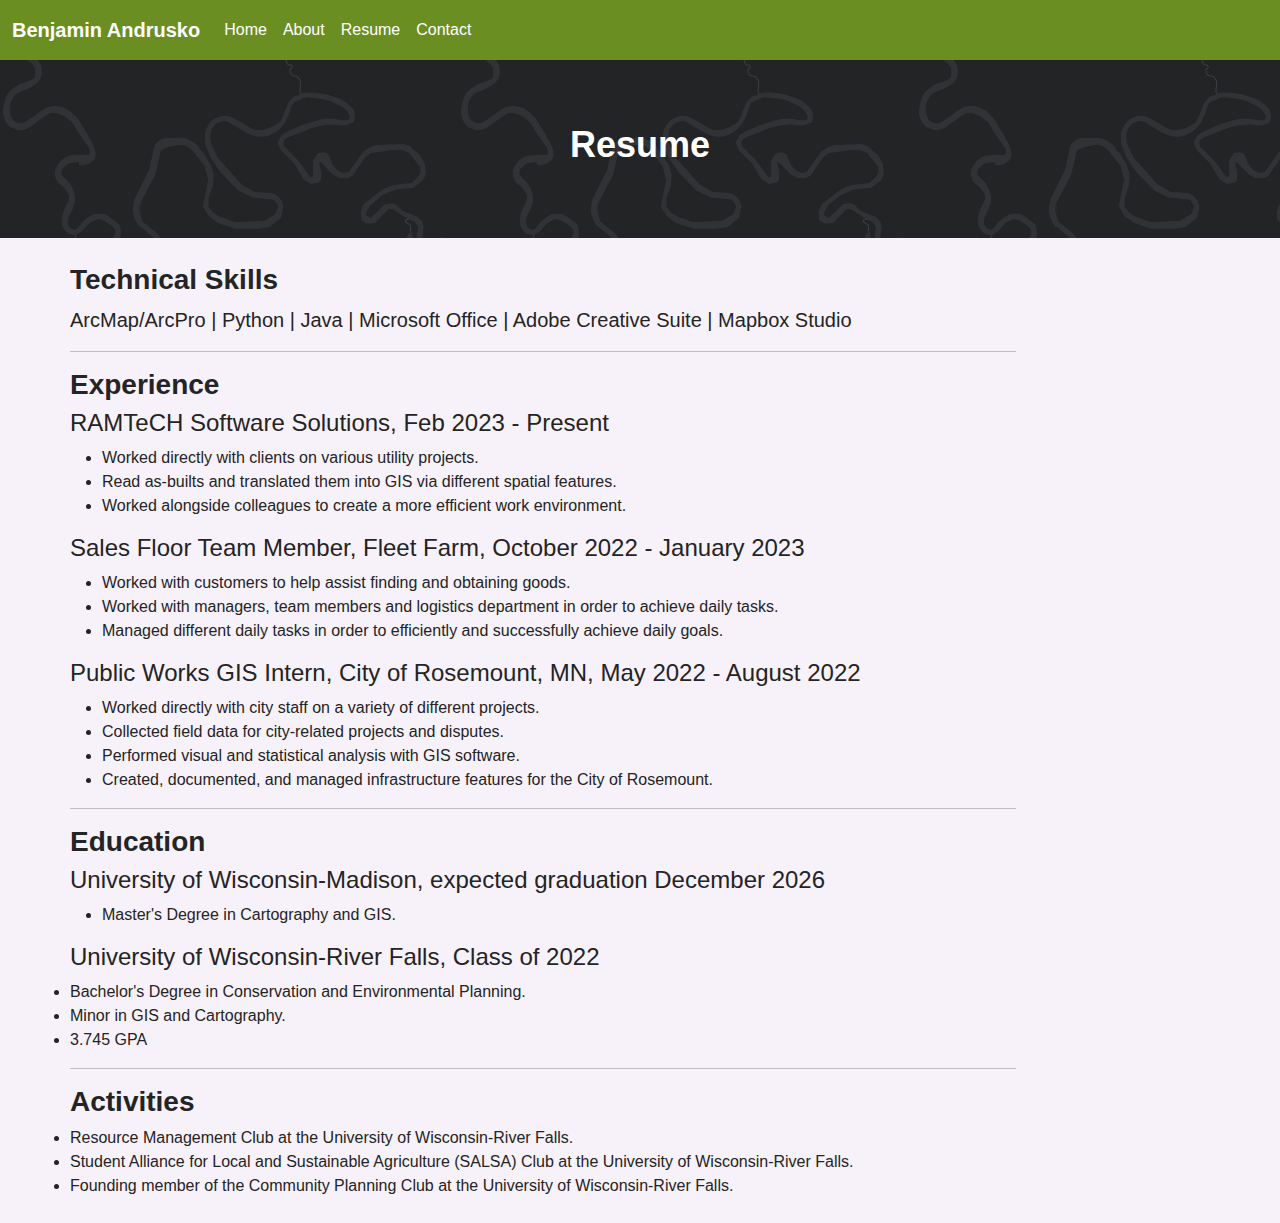
<file: resume.html>
<!DOCTYPE html>
<html lang="en">

<head>
    <meta charset="utf-8">
    <meta name="viewport" content="width=device-width, initial-scale=1">
    <title>Benjamin Andrusko</title>
    <!-- <link href='https://fonts.googleapis.com/css?family=Montserrat:400,700' rel='stylesheet' type='text/css'> -->

    <!--put your Bootstrap stylesheet links below this comment and above style.css-->
    <link rel="stylesheet" href="css/bootstrap.min.css">
    <link rel="stylesheet" href="css/style.css">
</head>

<body>
    <!-- Create the navbar -->
    <nav class="navbar navbar-expand-lg navbar-default">
        <!-- Container inside the navbar header to span the page -->
        <div class="container-fluid">
            <!-- Creates the navbar header -->
            <a class="navbar-brand" href="index.html">Benjamin Andrusko</a>
            <!-- This complex script is just for a hamburger button, which will appear on smaller screens -->
            <button class="navbar-toggler" type="button" data-bs-toggle="collapse" data-bs-target="#navbarNav" aria-controls="navbarNav" aria-expanded="false" aria-label="Toggle navigation">
                <svg width="1em" height="1em" viewBox="0 0 16 16" class="bi bi-list" xmlns="http://www.w3.org/2000/svg">
                    <path fill-rule="evenodd" d="M2.5 11.5A.5.5 0 0 1 3 11h10a.5.5 0 0 1 0 1H3a.5.5 0 0 1-.5-.5zm0-4A.5.5 0 0 1 3 7h10a.5.5 0 0 1 0 1H3a.5.5 0 0 1-.5-.5zm0-4A.5.5 0 0 1 3 3h10a.5.5 0 0 1 0 1H3a.5.5 0 0 1-.5-.5z" /></svg>
                <span class="menu"> Menu</span>
            </button>
            <!-- Links to include in navbar -->
            <div class="collapse navbar-collapse" id="navbarNav">
                <!-- Unordered list for links on navbar -->
                <ul class="navbar-nav">
                    <li class="nav-item">
                        <a class="nav-link active" aria-current="page" href="index.html">Home</a>
                    </li>
                    <li class="nav-item">
                        <a class="nav-link" href="about.html">About</a>
                    </li>
                    <li class="nav-item">
                        <a class="nav-link" href="resume.html">Resume</a>
                    </li>
                    <li class="nav-item">
                        <a class="nav-link" href="contact.html">Contact</a>
                    </li>
                </ul>
            </div> <!-- end .navbar-collapse -->
        </div> <!-- end .container-fluid -->
    </nav> <!-- end navigation bar -->  

    <div class="jumbotron">
        <div class="container">
            <h2>Resume</h2>
        </div>
    </div>

    <div class="container">
        <div class="row">
            <div class="col-md-10 col-md-offset-1 resume">
                <h3>Technical Skills</h3>
                <p>
                    ArcMap/ArcPro | Python | Java | Microsoft Office | Adobe Creative Suite | Mapbox Studio
                </p>
                <hr>
                <h3>Experience</h3>
                <h4>RAMTeCH Software Solutions, Feb 2023 - Present</h4>
                <ul>
                    <li>Worked directly with clients on various utility projects.</li>
                    <li>Read as-builts and translated them into GIS via different spatial features.</li>
                    <li>Worked alongside colleagues to create a more efficient work environment.</li>
                </ul>
                <h4>Sales Floor Team Member, Fleet Farm, October 2022 - January 2023</h4>
                <ul>
                    <li>Worked with customers to help assist finding and obtaining goods.</li>
                    <li>Worked with managers, team members and logistics department in order to achieve daily tasks.</li>
                    <li>Managed different daily tasks in order to efficiently and successfully achieve daily goals.</li>
                </ul>
                <h4>Public Works GIS Intern, City of Rosemount, MN, May 2022 - August 2022</h4>
                <ul>
                    <li>Worked directly with city staff on a variety of different projects.</li>
                    <li>Collected field data for city-related projects and disputes.</li>
                    <li>Performed visual and statistical analysis with GIS software.</li>
                    <li>Created, documented, and managed infrastructure features for the City of Rosemount.</li>
                </ul>
                <hr>
                <h3>Education</h3>
                <h4>University of Wisconsin-Madison, expected graduation December 2026</h4>
                <ul>
                    <li>Master's Degree in Cartography and GIS.</li>
                </ul>
                <h4>University of Wisconsin-River Falls, Class of 2022</h4>
                    <li>Bachelor's Degree in Conservation and Environmental Planning.</li>
                    <li>Minor in GIS and Cartography.</li>
                    <li>3.745 GPA</li>
                <hr>
                <h3>Activities</h3>
                    <li>Resource Management Club at the University of Wisconsin-River Falls.</li>
                    <li>Student Alliance for Local and Sustainable Agriculture (SALSA) Club at the University of Wisconsin-River Falls.</li>
                    <li>Founding member of the Community Planning Club at the University of Wisconsin-River Falls.</li>
            </div>
        </div>
    </div>

    <!--put your external script links here-->
    <script type="text/javascript" src="lib/jquery-3.5.1.min.js"></script>
    <script type="text/javascript" src="lib/bootstrap.min.js"></script>
</body>

</html>
</file>
<file: css/style.css>
/***** NAVBAR *****/

.navbar {
    background-color: olivedrab;
    border-radius: 0;
}

/* Navbar title */
.navbar-default .navbar-brand {
    color: white;
    font-size: px;
    font-weight: bold;
}

/* Navbar hover effects */
.navbar-default .navbar-brand:hover,
.navbar-default .navbar-brand:focus,
.navbar-default .navbar-nav > li > a:hover,
.navbar-default .navbar-nav > li > a:focus {
    color: #ebd122;
    text-decoration: none;
}

/* Navbar links */
.navbar-default .navbar-nav > li > a {
    color: #fff;
    font-size: 16px;
    padding: 10px;
}

/* Navbar collapsed styles */
.navbar-toggler {
    color: #fff;
    border-color: #fff;
    background-color: burlywood;
    border-radius: 4px;
    border: 1px solid;
    fill: #fff;
    font-size: 16px;
    position: relative;
    margin-right: 10px;
}

.navbar-toggler:hover,
.navbar-toggler:focus {
    background-color: #ebd122;
    color: #242424;
    fill: #242424;
    border-color: #fff;

}

/*** JUMBOTRON ***/

.jumbotron {
    background-image: url("../assets/DarkRiver2.PNG");
    text-align: center;
    color: #fff;
    padding: 3%;
    border-radius: 0px;
}

.jumbotron h2 {
    font-size: 36px;
    font-weight: bold;
}

.img-responsive{
    width:100%;
}

/*** CARD ***/

.card {
    background-color: #fff;
    border-color: #cccccc;
    border-width: 1px;
    width: 100%;
}

.card:hover {
    border-color: #ebd122;
}

/*** Basic Text Styles ***/

#about-world {
    max-width: 100%;
}

.resume h3 {
    font-weight: bold;
}


hr {
    border-color: white;
    border-width: 2px;
}

p {
    font-size: 20px;
}

a {
    color: #863ee3;
}

a:hover {
    color: #ebd122;
}

.container{
    padding:25px 0;
    
}

body {

    font-family: 'Gill Sans', 'Gill Sans', 'Gill Sans MT', Calibri, 'Trebuchet MS', sans-serif;
    background-color: #f7f1fa;
    color: #242424;
}
</file>
